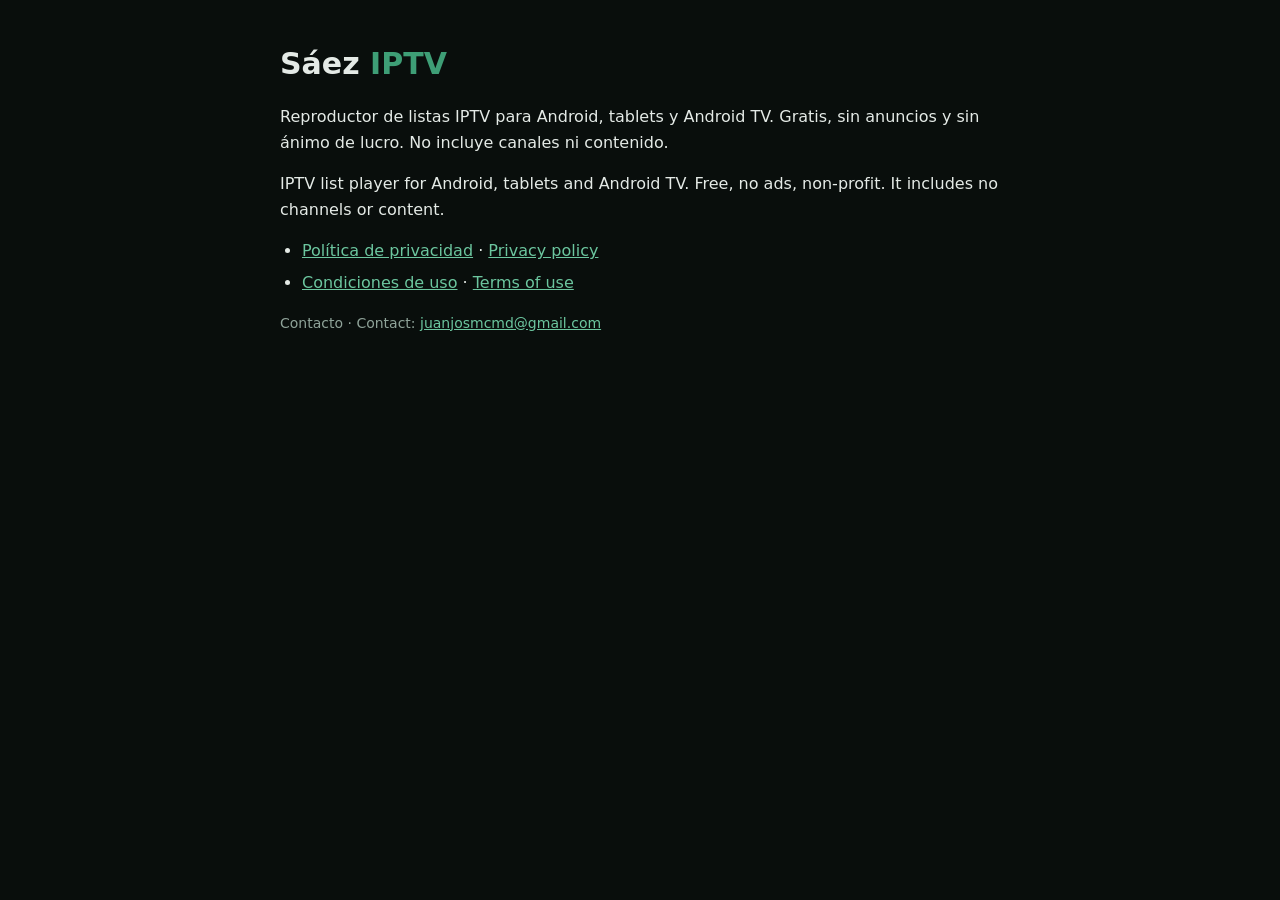
<file: index.html>
<!doctype html>
<html lang="es">
<head>
<meta charset="utf-8">
<meta name="viewport" content="width=device-width, initial-scale=1">
<title>Sáez IPTV</title>
<link rel="stylesheet" href="estilo.css">
</head>
<body>
<main>
<h1>Sáez <span class="accent">IPTV</span></h1>
<p>Reproductor de listas IPTV para Android, tablets y Android TV. Gratis, sin anuncios y sin ánimo de lucro. No incluye canales ni contenido.</p>
<p>IPTV list player for Android, tablets and Android TV. Free, no ads, non-profit. It includes no channels or content.</p>
<ul>
<li><a href="privacidad.html">Política de privacidad</a> · <a href="privacy.html">Privacy policy</a></li>
<li><a href="condiciones.html">Condiciones de uso</a> · <a href="terms.html">Terms of use</a></li>
</ul>
<p class="meta">Contacto · Contact: <a href="mailto:juanjosmcmd@gmail.com">juanjosmcmd@gmail.com</a></p>
</main>
</body>
</html>
</file>
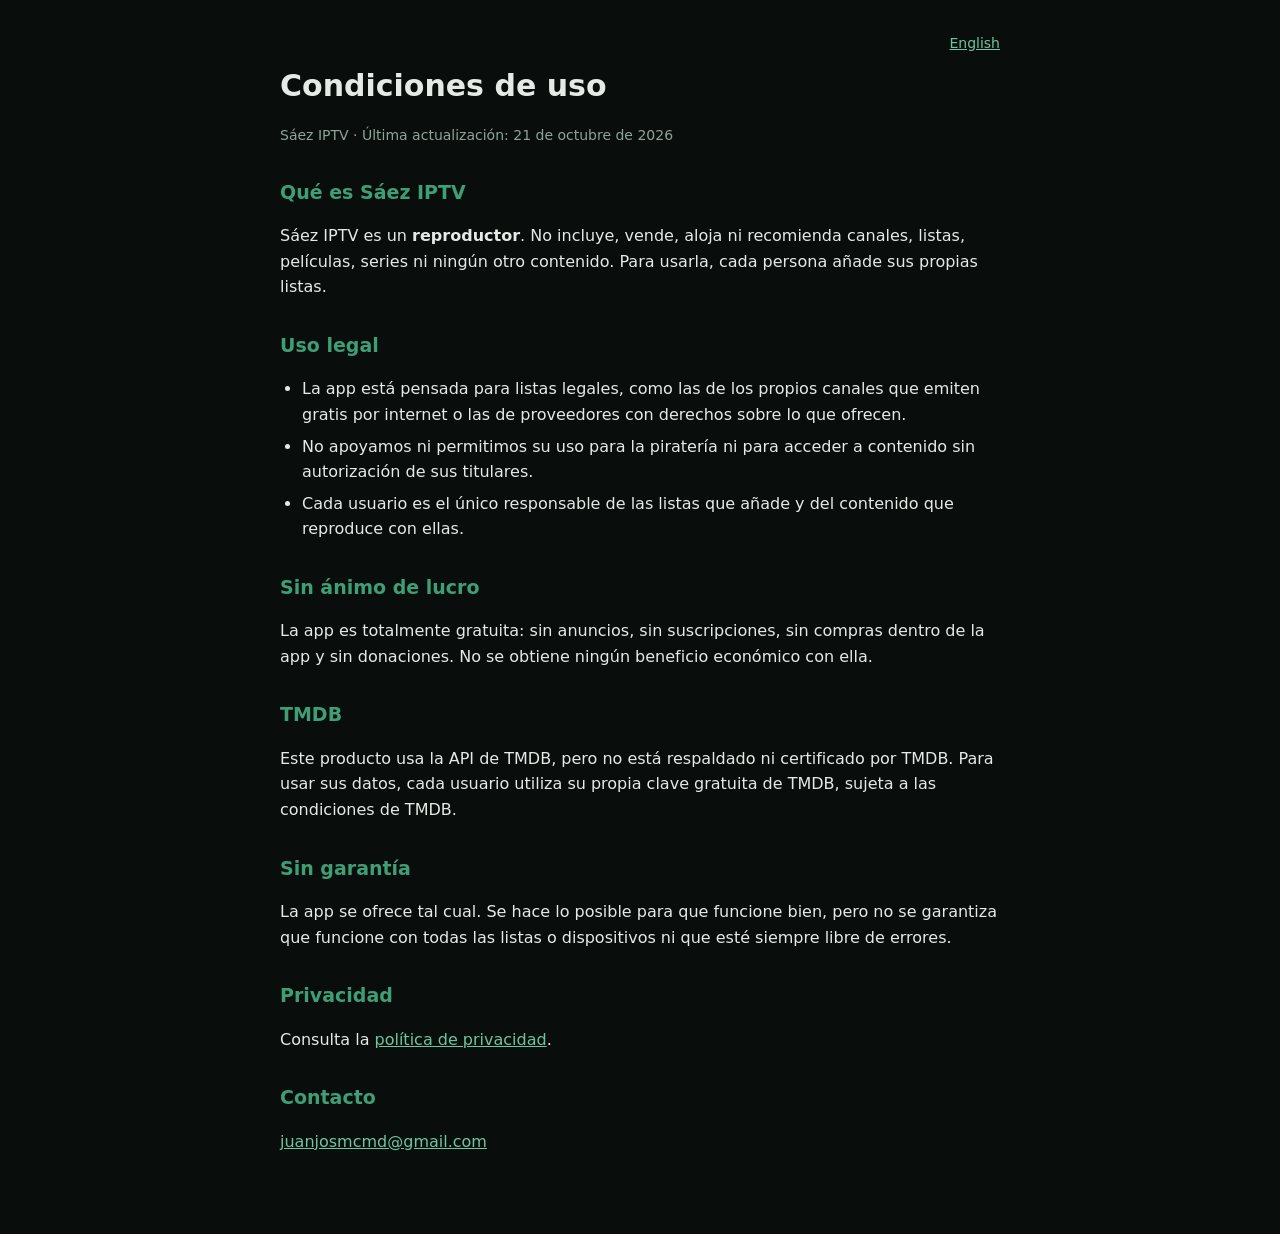
<file: condiciones.html>
<!doctype html>
<html lang="es">
<head>
<meta charset="utf-8">
<meta name="viewport" content="width=device-width, initial-scale=1">
<title>Condiciones de uso · Sáez IPTV</title>
<link rel="stylesheet" href="estilo.css">
</head>
<body>
<main>
<p class="lang"><a href="terms.html">English</a></p>
<h1>Condiciones de uso</h1>
<p class="meta">Sáez IPTV · Última actualización: 21 de octubre de 2026</p>

<h2>Qué es Sáez IPTV</h2>
<p>Sáez IPTV es un <strong>reproductor</strong>. No incluye, vende, aloja ni recomienda canales, listas, películas, series ni ningún otro contenido. Para usarla, cada persona añade sus propias listas.</p>

<h2>Uso legal</h2>
<ul>
<li>La app está pensada para listas legales, como las de los propios canales que emiten gratis por internet o las de proveedores con derechos sobre lo que ofrecen.</li>
<li>No apoyamos ni permitimos su uso para la piratería ni para acceder a contenido sin autorización de sus titulares.</li>
<li>Cada usuario es el único responsable de las listas que añade y del contenido que reproduce con ellas.</li>
</ul>

<h2>Sin ánimo de lucro</h2>
<p>La app es totalmente gratuita: sin anuncios, sin suscripciones, sin compras dentro de la app y sin donaciones. No se obtiene ningún beneficio económico con ella.</p>

<h2>TMDB</h2>
<p>Este producto usa la API de TMDB, pero no está respaldado ni certificado por TMDB. Para usar sus datos, cada usuario utiliza su propia clave gratuita de TMDB, sujeta a las condiciones de TMDB.</p>

<h2>Sin garantía</h2>
<p>La app se ofrece tal cual. Se hace lo posible para que funcione bien, pero no se garantiza que funcione con todas las listas o dispositivos ni que esté siempre libre de errores.</p>

<h2>Privacidad</h2>
<p>Consulta la <a href="privacidad.html">política de privacidad</a>.</p>

<h2>Contacto</h2>
<p><a href="mailto:juanjosmcmd@gmail.com">juanjosmcmd@gmail.com</a></p>
</main>
</body>
</html>
</file>
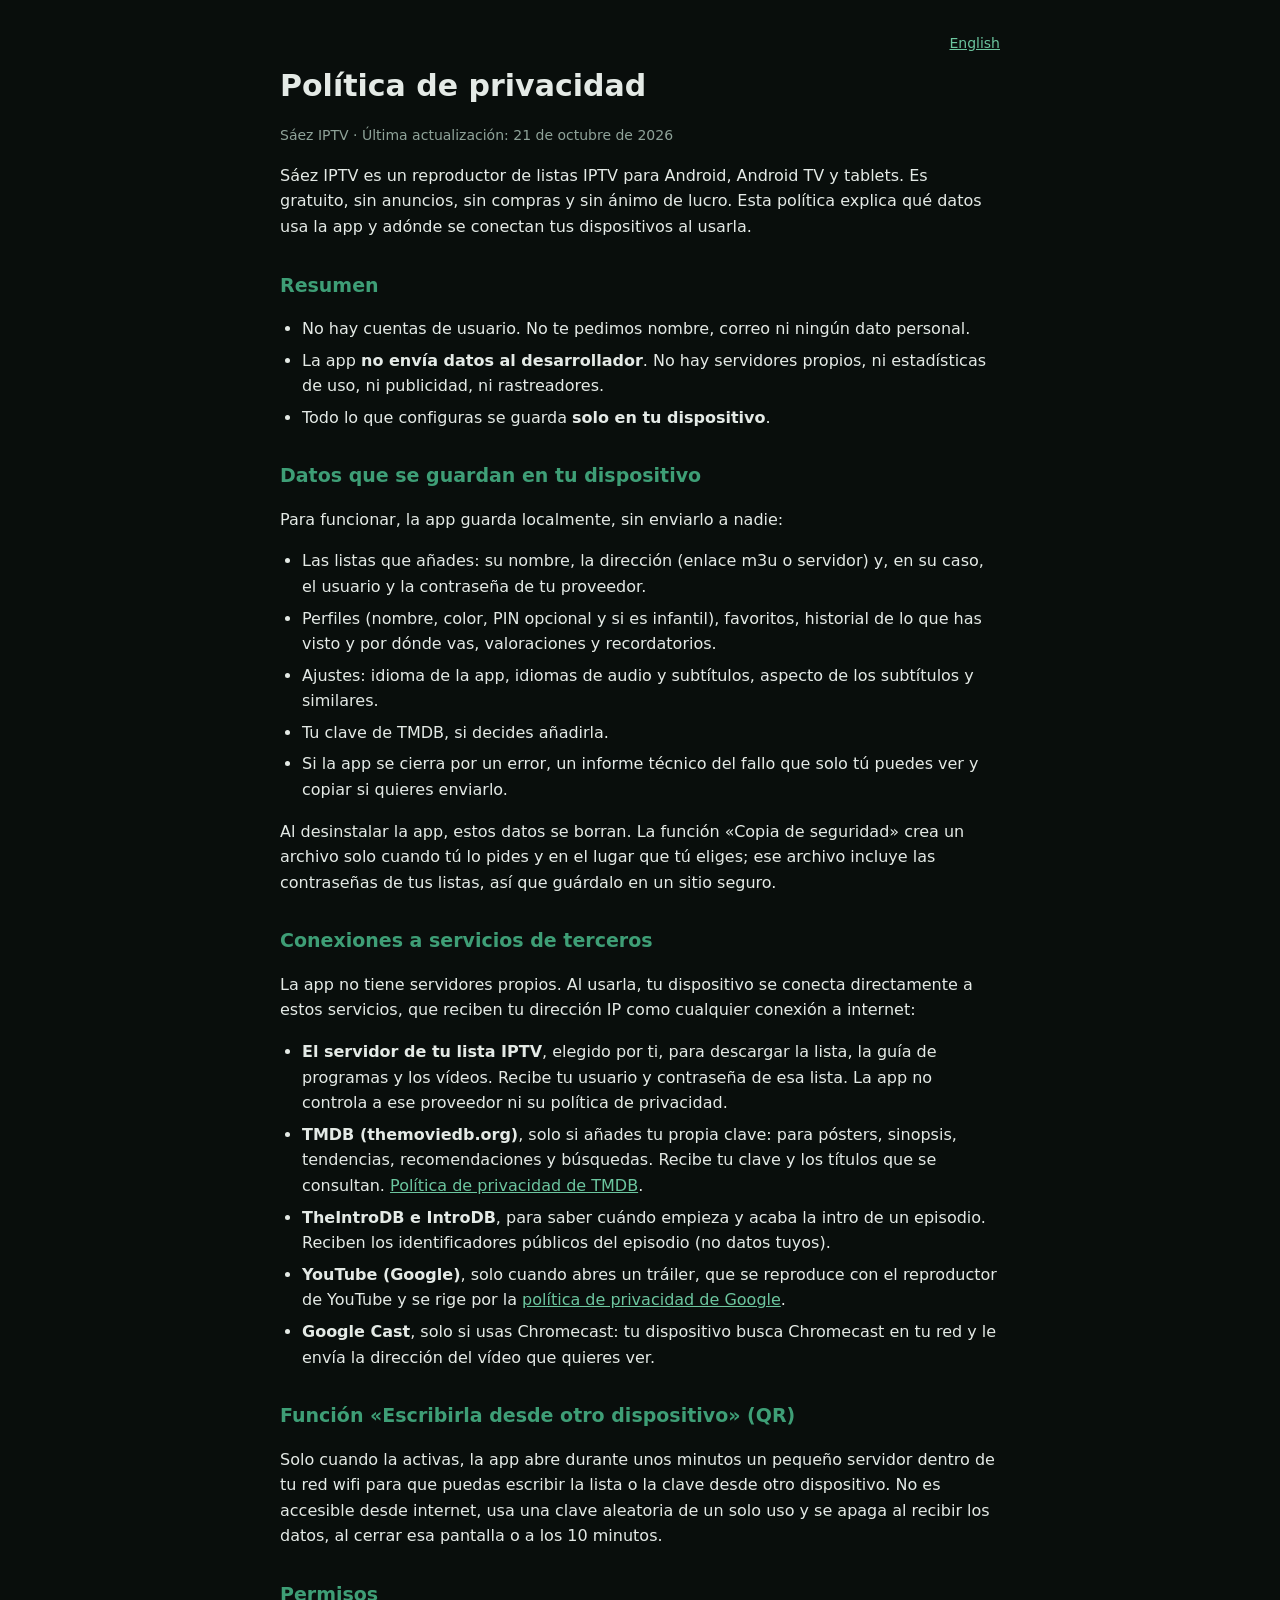
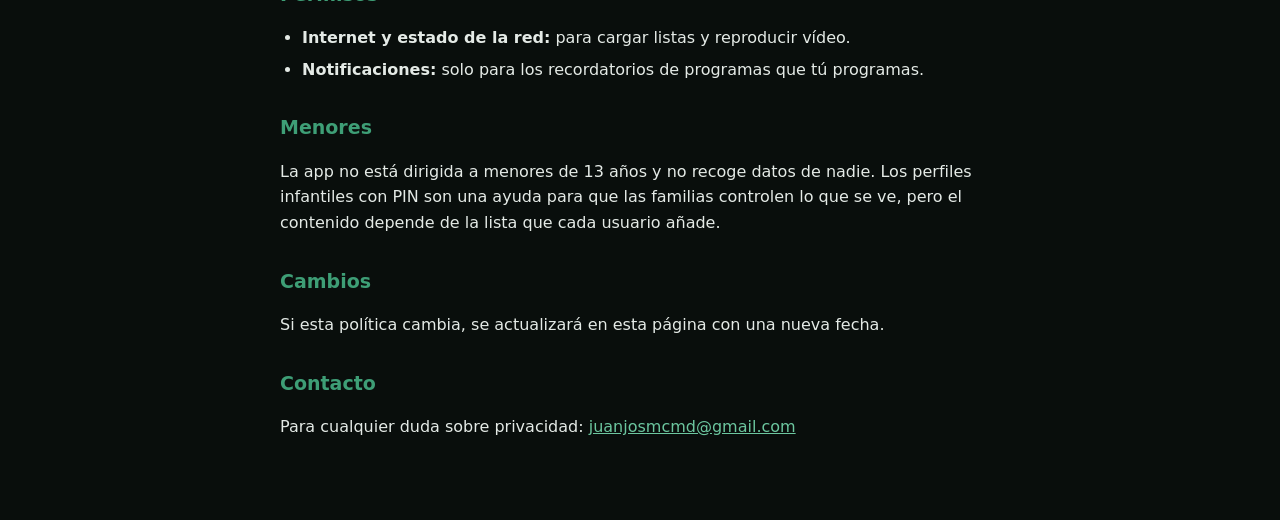
<file: privacidad.html>
<!doctype html>
<html lang="es">
<head>
<meta charset="utf-8">
<meta name="viewport" content="width=device-width, initial-scale=1">
<title>Política de privacidad · Sáez IPTV</title>
<link rel="stylesheet" href="estilo.css">
</head>
<body>
<main>
<p class="lang"><a href="privacy.html">English</a></p>
<h1>Política de privacidad</h1>
<p class="meta">Sáez IPTV · Última actualización: 21 de octubre de 2026</p>

<p>Sáez IPTV es un reproductor de listas IPTV para Android, Android TV y tablets. Es gratuito, sin anuncios, sin compras y sin ánimo de lucro. Esta política explica qué datos usa la app y adónde se conectan tus dispositivos al usarla.</p>

<h2>Resumen</h2>
<ul>
<li>No hay cuentas de usuario. No te pedimos nombre, correo ni ningún dato personal.</li>
<li>La app <strong>no envía datos al desarrollador</strong>. No hay servidores propios, ni estadísticas de uso, ni publicidad, ni rastreadores.</li>
<li>Todo lo que configuras se guarda <strong>solo en tu dispositivo</strong>.</li>
</ul>

<h2>Datos que se guardan en tu dispositivo</h2>
<p>Para funcionar, la app guarda localmente, sin enviarlo a nadie:</p>
<ul>
<li>Las listas que añades: su nombre, la dirección (enlace m3u o servidor) y, en su caso, el usuario y la contraseña de tu proveedor.</li>
<li>Perfiles (nombre, color, PIN opcional y si es infantil), favoritos, historial de lo que has visto y por dónde vas, valoraciones y recordatorios.</li>
<li>Ajustes: idioma de la app, idiomas de audio y subtítulos, aspecto de los subtítulos y similares.</li>
<li>Tu clave de TMDB, si decides añadirla.</li>
<li>Si la app se cierra por un error, un informe técnico del fallo que solo tú puedes ver y copiar si quieres enviarlo.</li>
</ul>
<p>Al desinstalar la app, estos datos se borran. La función «Copia de seguridad» crea un archivo solo cuando tú lo pides y en el lugar que tú eliges; ese archivo incluye las contraseñas de tus listas, así que guárdalo en un sitio seguro.</p>

<h2>Conexiones a servicios de terceros</h2>
<p>La app no tiene servidores propios. Al usarla, tu dispositivo se conecta directamente a estos servicios, que reciben tu dirección IP como cualquier conexión a internet:</p>
<ul>
<li><strong>El servidor de tu lista IPTV</strong>, elegido por ti, para descargar la lista, la guía de programas y los vídeos. Recibe tu usuario y contraseña de esa lista. La app no controla a ese proveedor ni su política de privacidad.</li>
<li><strong>TMDB (themoviedb.org)</strong>, solo si añades tu propia clave: para pósters, sinopsis, tendencias, recomendaciones y búsquedas. Recibe tu clave y los títulos que se consultan. <a href="https://www.themoviedb.org/privacy-policy">Política de privacidad de TMDB</a>.</li>
<li><strong>TheIntroDB e IntroDB</strong>, para saber cuándo empieza y acaba la intro de un episodio. Reciben los identificadores públicos del episodio (no datos tuyos).</li>
<li><strong>YouTube (Google)</strong>, solo cuando abres un tráiler, que se reproduce con el reproductor de YouTube y se rige por la <a href="https://policies.google.com/privacy">política de privacidad de Google</a>.</li>
<li><strong>Google Cast</strong>, solo si usas Chromecast: tu dispositivo busca Chromecast en tu red y le envía la dirección del vídeo que quieres ver.</li>
</ul>

<h2>Función «Escribirla desde otro dispositivo» (QR)</h2>
<p>Solo cuando la activas, la app abre durante unos minutos un pequeño servidor dentro de tu red wifi para que puedas escribir la lista o la clave desde otro dispositivo. No es accesible desde internet, usa una clave aleatoria de un solo uso y se apaga al recibir los datos, al cerrar esa pantalla o a los 10 minutos.</p>

<h2>Permisos</h2>
<ul>
<li><strong>Internet y estado de la red:</strong> para cargar listas y reproducir vídeo.</li>
<li><strong>Notificaciones:</strong> solo para los recordatorios de programas que tú programas.</li>
</ul>

<h2>Menores</h2>
<p>La app no está dirigida a menores de 13 años y no recoge datos de nadie. Los perfiles infantiles con PIN son una ayuda para que las familias controlen lo que se ve, pero el contenido depende de la lista que cada usuario añade.</p>

<h2>Cambios</h2>
<p>Si esta política cambia, se actualizará en esta página con una nueva fecha.</p>

<h2>Contacto</h2>
<p>Para cualquier duda sobre privacidad: <a href="mailto:juanjosmcmd@gmail.com">juanjosmcmd@gmail.com</a></p>
</main>
</body>
</html>
</file>
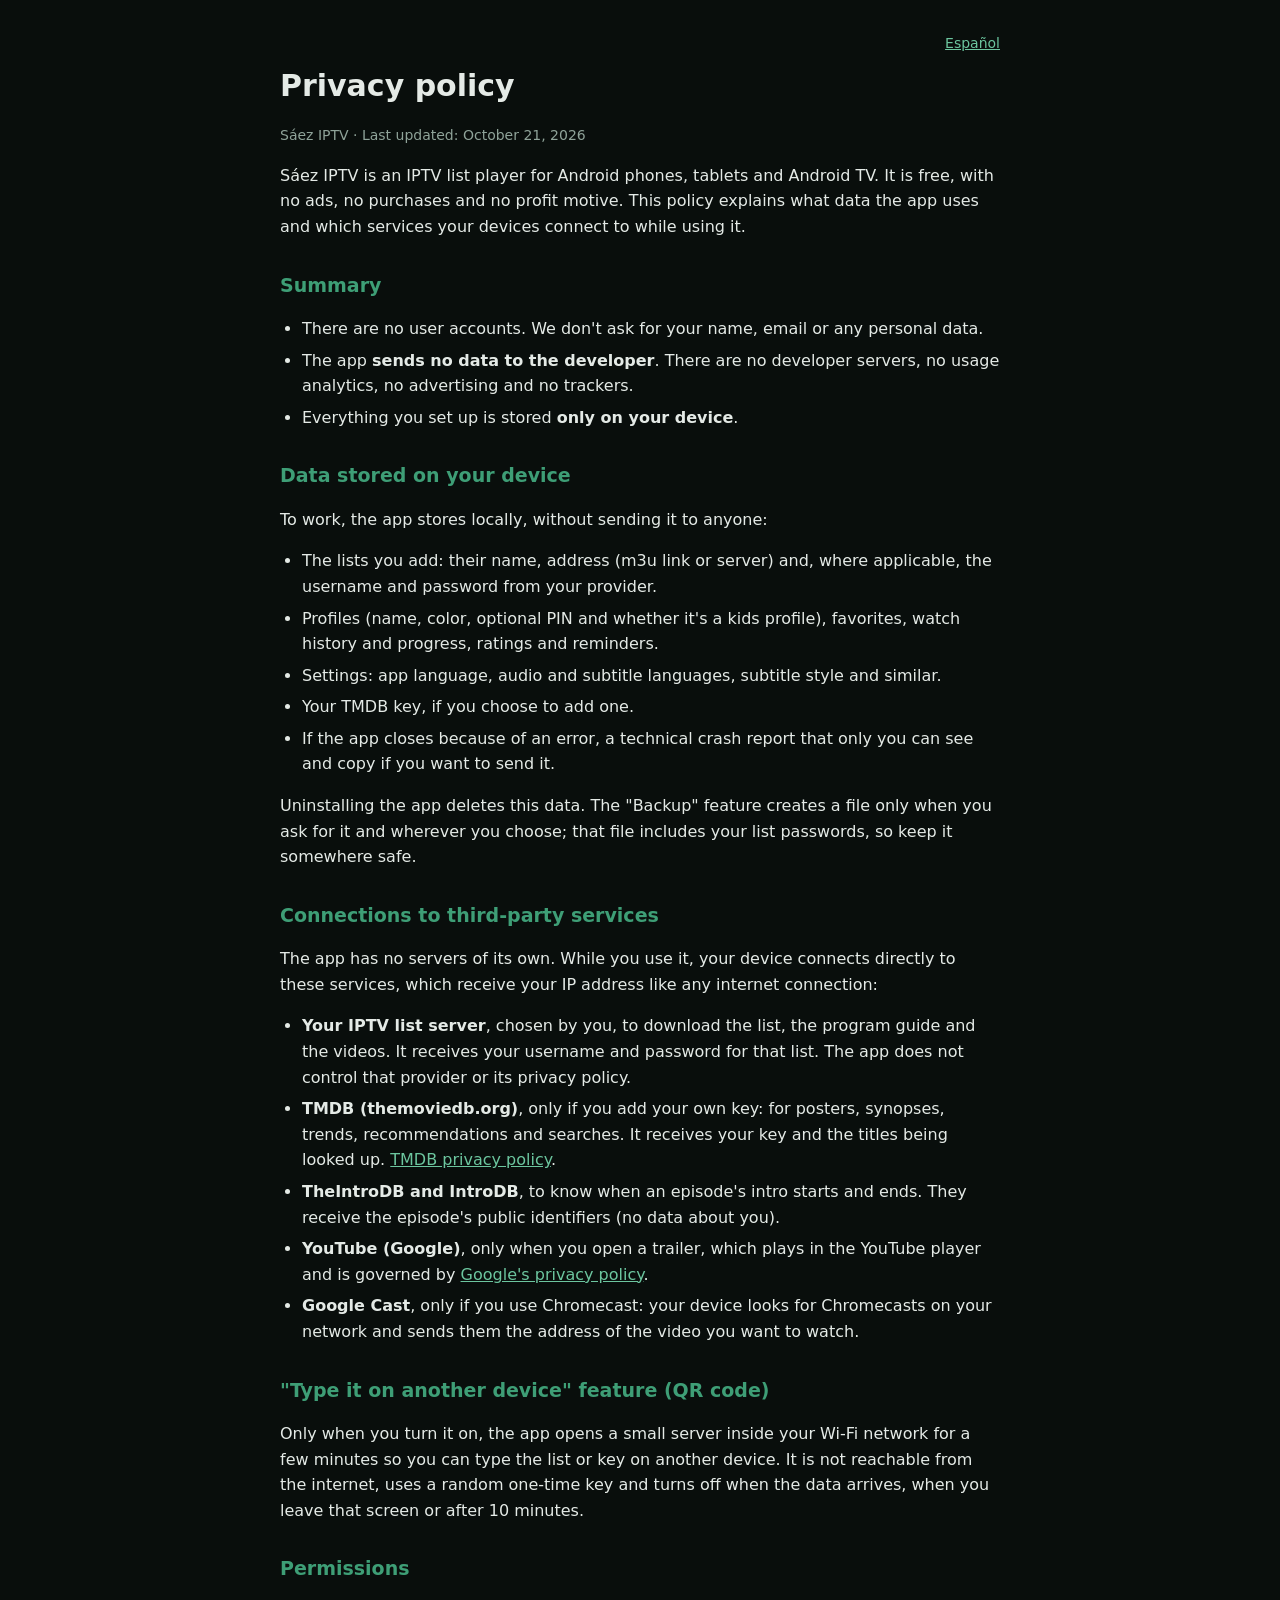
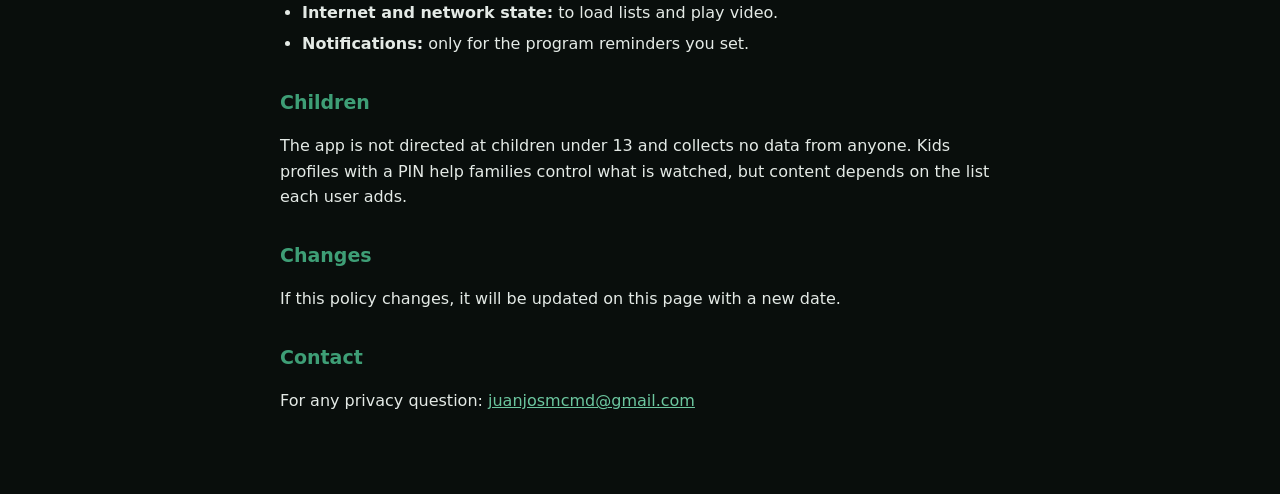
<file: privacy.html>
<!doctype html>
<html lang="en">
<head>
<meta charset="utf-8">
<meta name="viewport" content="width=device-width, initial-scale=1">
<title>Privacy policy · Sáez IPTV</title>
<link rel="stylesheet" href="estilo.css">
</head>
<body>
<main>
<p class="lang"><a href="privacidad.html">Español</a></p>
<h1>Privacy policy</h1>
<p class="meta">Sáez IPTV · Last updated: October 21, 2026</p>

<p>Sáez IPTV is an IPTV list player for Android phones, tablets and Android TV. It is free, with no ads, no purchases and no profit motive. This policy explains what data the app uses and which services your devices connect to while using it.</p>

<h2>Summary</h2>
<ul>
<li>There are no user accounts. We don't ask for your name, email or any personal data.</li>
<li>The app <strong>sends no data to the developer</strong>. There are no developer servers, no usage analytics, no advertising and no trackers.</li>
<li>Everything you set up is stored <strong>only on your device</strong>.</li>
</ul>

<h2>Data stored on your device</h2>
<p>To work, the app stores locally, without sending it to anyone:</p>
<ul>
<li>The lists you add: their name, address (m3u link or server) and, where applicable, the username and password from your provider.</li>
<li>Profiles (name, color, optional PIN and whether it's a kids profile), favorites, watch history and progress, ratings and reminders.</li>
<li>Settings: app language, audio and subtitle languages, subtitle style and similar.</li>
<li>Your TMDB key, if you choose to add one.</li>
<li>If the app closes because of an error, a technical crash report that only you can see and copy if you want to send it.</li>
</ul>
<p>Uninstalling the app deletes this data. The "Backup" feature creates a file only when you ask for it and wherever you choose; that file includes your list passwords, so keep it somewhere safe.</p>

<h2>Connections to third-party services</h2>
<p>The app has no servers of its own. While you use it, your device connects directly to these services, which receive your IP address like any internet connection:</p>
<ul>
<li><strong>Your IPTV list server</strong>, chosen by you, to download the list, the program guide and the videos. It receives your username and password for that list. The app does not control that provider or its privacy policy.</li>
<li><strong>TMDB (themoviedb.org)</strong>, only if you add your own key: for posters, synopses, trends, recommendations and searches. It receives your key and the titles being looked up. <a href="https://www.themoviedb.org/privacy-policy">TMDB privacy policy</a>.</li>
<li><strong>TheIntroDB and IntroDB</strong>, to know when an episode's intro starts and ends. They receive the episode's public identifiers (no data about you).</li>
<li><strong>YouTube (Google)</strong>, only when you open a trailer, which plays in the YouTube player and is governed by <a href="https://policies.google.com/privacy">Google's privacy policy</a>.</li>
<li><strong>Google Cast</strong>, only if you use Chromecast: your device looks for Chromecasts on your network and sends them the address of the video you want to watch.</li>
</ul>

<h2>"Type it on another device" feature (QR code)</h2>
<p>Only when you turn it on, the app opens a small server inside your Wi-Fi network for a few minutes so you can type the list or key on another device. It is not reachable from the internet, uses a random one-time key and turns off when the data arrives, when you leave that screen or after 10 minutes.</p>

<h2>Permissions</h2>
<ul>
<li><strong>Internet and network state:</strong> to load lists and play video.</li>
<li><strong>Notifications:</strong> only for the program reminders you set.</li>
</ul>

<h2>Children</h2>
<p>The app is not directed at children under 13 and collects no data from anyone. Kids profiles with a PIN help families control what is watched, but content depends on the list each user adds.</p>

<h2>Changes</h2>
<p>If this policy changes, it will be updated on this page with a new date.</p>

<h2>Contact</h2>
<p>For any privacy question: <a href="mailto:juanjosmcmd@gmail.com">juanjosmcmd@gmail.com</a></p>
</main>
</body>
</html>
</file>
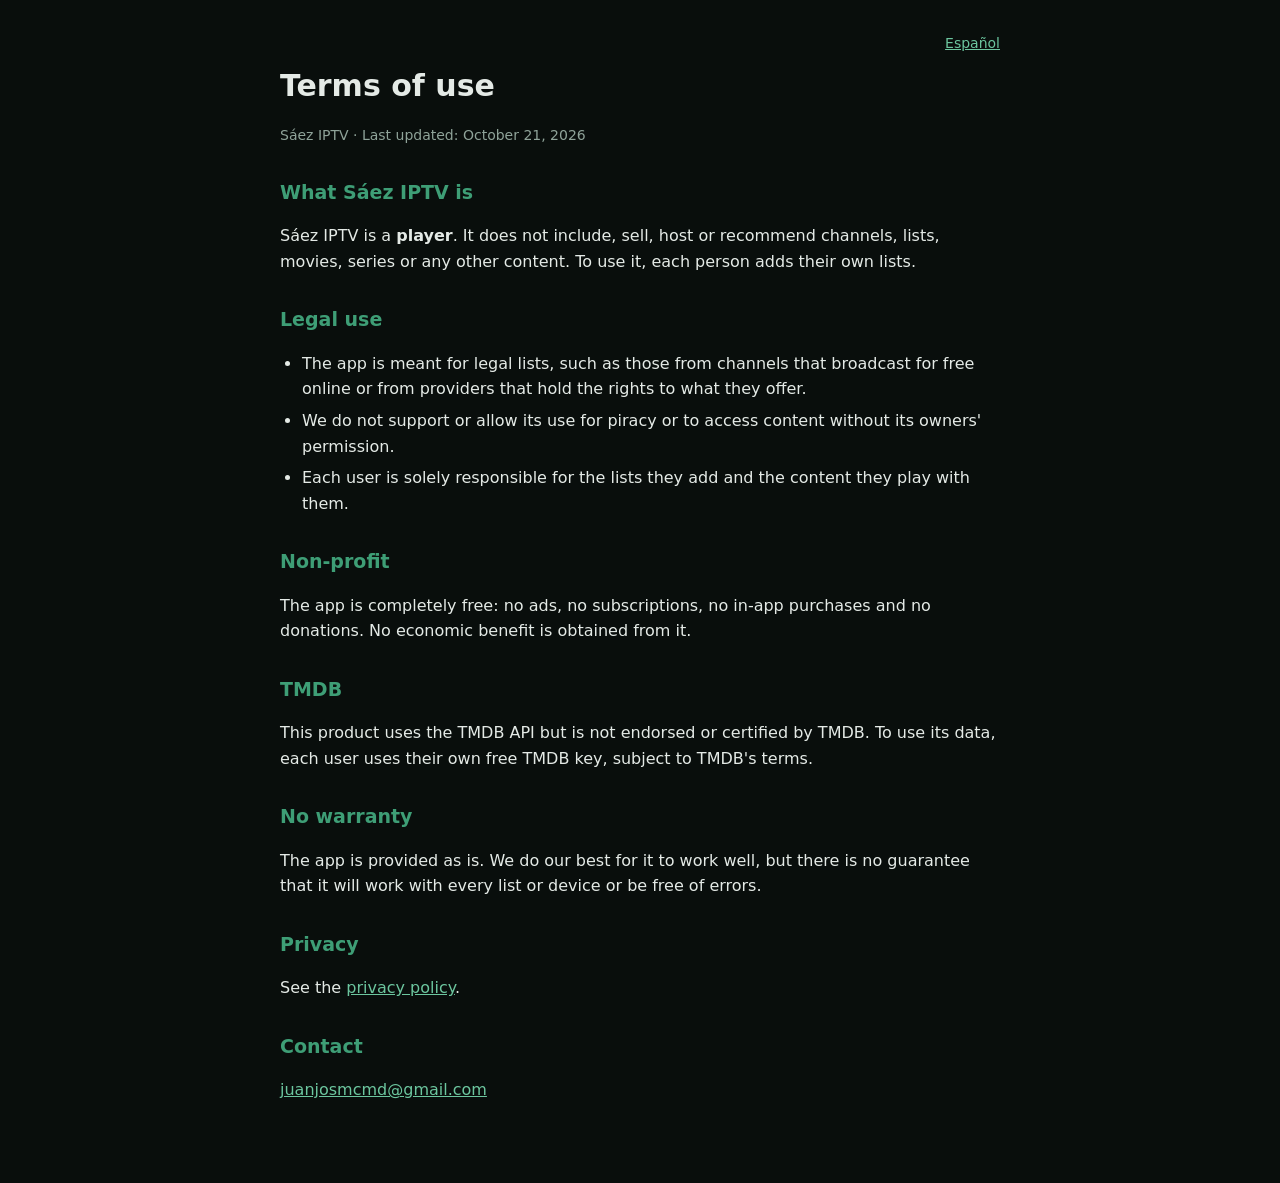
<file: terms.html>
<!doctype html>
<html lang="en">
<head>
<meta charset="utf-8">
<meta name="viewport" content="width=device-width, initial-scale=1">
<title>Terms of use · Sáez IPTV</title>
<link rel="stylesheet" href="estilo.css">
</head>
<body>
<main>
<p class="lang"><a href="condiciones.html">Español</a></p>
<h1>Terms of use</h1>
<p class="meta">Sáez IPTV · Last updated: October 21, 2026</p>

<h2>What Sáez IPTV is</h2>
<p>Sáez IPTV is a <strong>player</strong>. It does not include, sell, host or recommend channels, lists, movies, series or any other content. To use it, each person adds their own lists.</p>

<h2>Legal use</h2>
<ul>
<li>The app is meant for legal lists, such as those from channels that broadcast for free online or from providers that hold the rights to what they offer.</li>
<li>We do not support or allow its use for piracy or to access content without its owners' permission.</li>
<li>Each user is solely responsible for the lists they add and the content they play with them.</li>
</ul>

<h2>Non-profit</h2>
<p>The app is completely free: no ads, no subscriptions, no in-app purchases and no donations. No economic benefit is obtained from it.</p>

<h2>TMDB</h2>
<p>This product uses the TMDB API but is not endorsed or certified by TMDB. To use its data, each user uses their own free TMDB key, subject to TMDB's terms.</p>

<h2>No warranty</h2>
<p>The app is provided as is. We do our best for it to work well, but there is no guarantee that it will work with every list or device or be free of errors.</p>

<h2>Privacy</h2>
<p>See the <a href="privacy.html">privacy policy</a>.</p>

<h2>Contact</h2>
<p><a href="mailto:juanjosmcmd@gmail.com">juanjosmcmd@gmail.com</a></p>
</main>
</body>
</html>
</file>
<file: estilo.css>
:root { --bg: #090E0C; --surface: #101814; --text: #E4EAE6; --dim: #8FA399; --accent: #3E9E76; }
* { box-sizing: border-box; }
body { margin: 0; background: var(--bg); color: var(--text); font: 16px/1.6 system-ui, -apple-system, "Segoe UI", Roboto, sans-serif; }
main { max-width: 760px; margin: 0 auto; padding: 32px 20px 64px; }
h1 { font-size: 30px; margin: 8px 0 4px; }
h2 { font-size: 19px; margin: 30px 0 8px; color: var(--accent); }
p, li { color: var(--text); }
.meta { color: var(--dim); font-size: 14px; }
.lang { text-align: right; margin: 0; font-size: 14px; }
.accent { color: var(--accent); }
a { color: #6CC69F; }
ul { padding-left: 22px; }
li { margin: 6px 0; }
</file>
